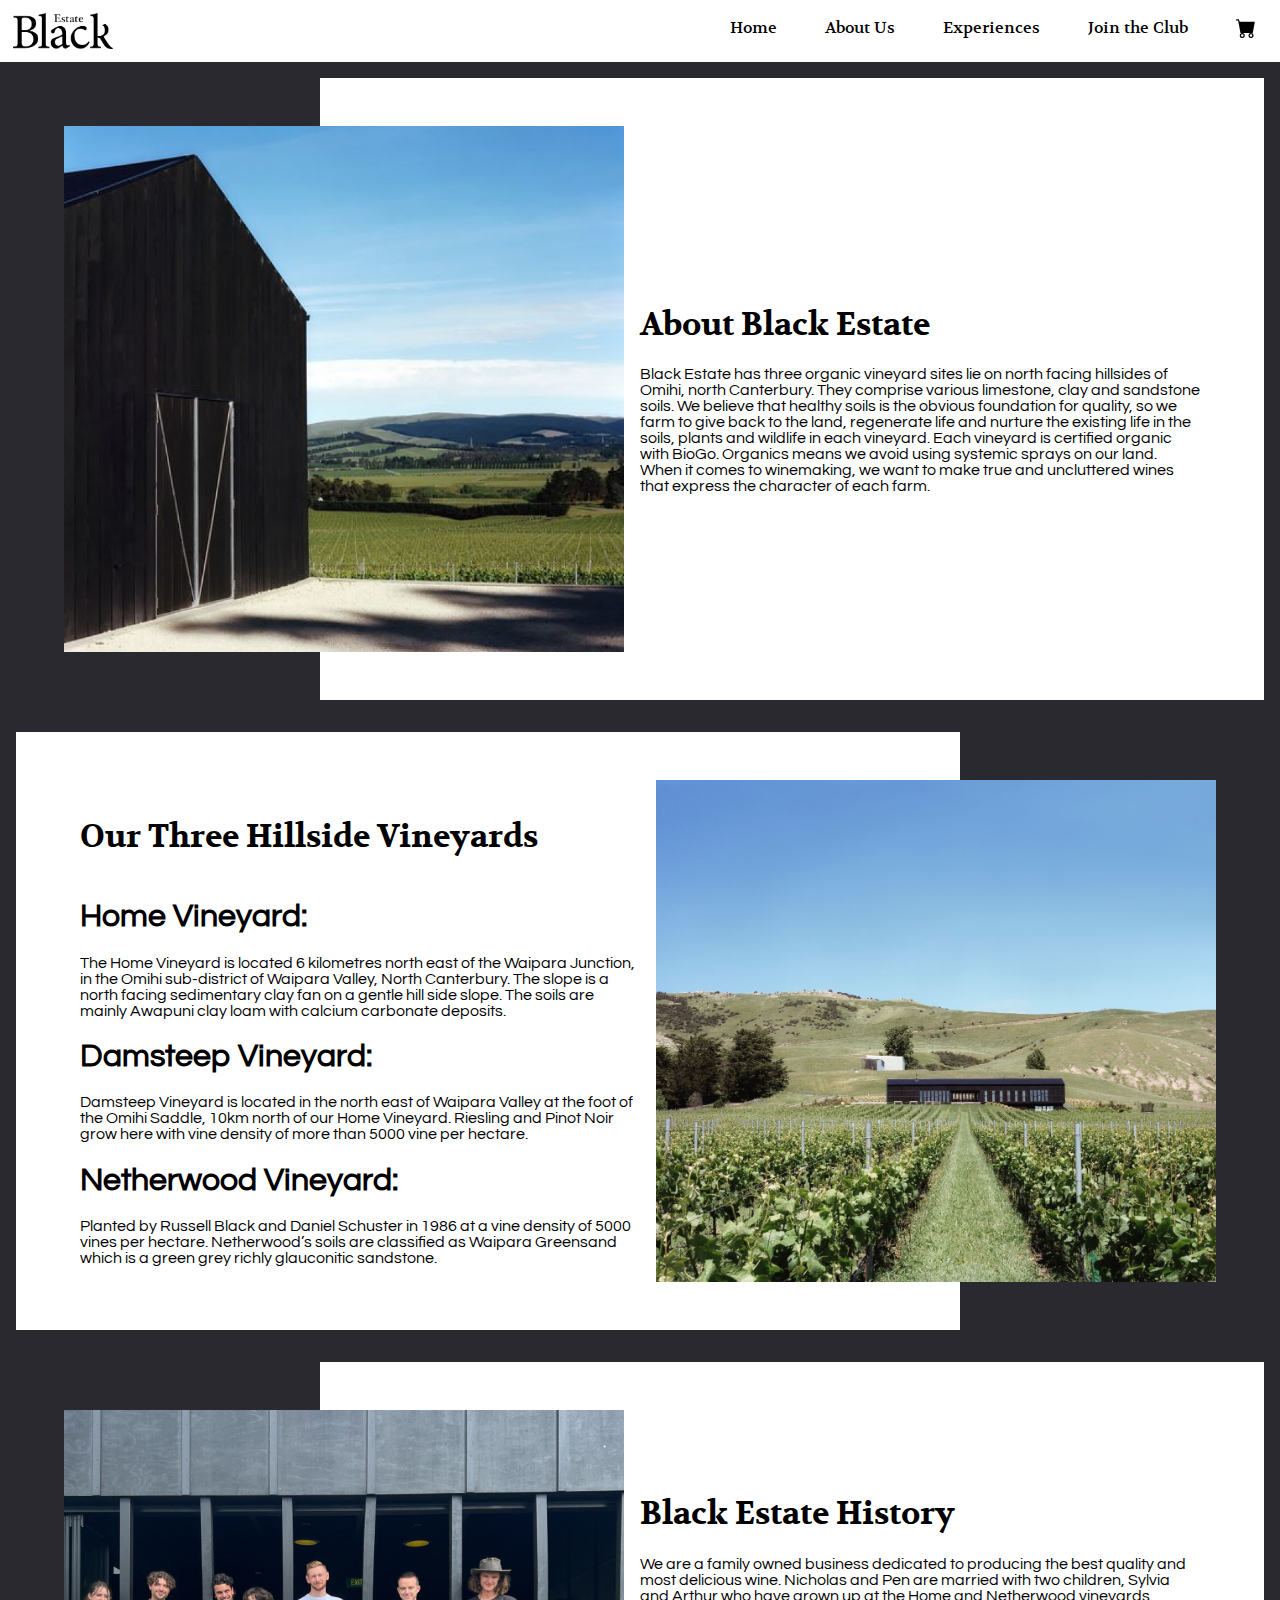
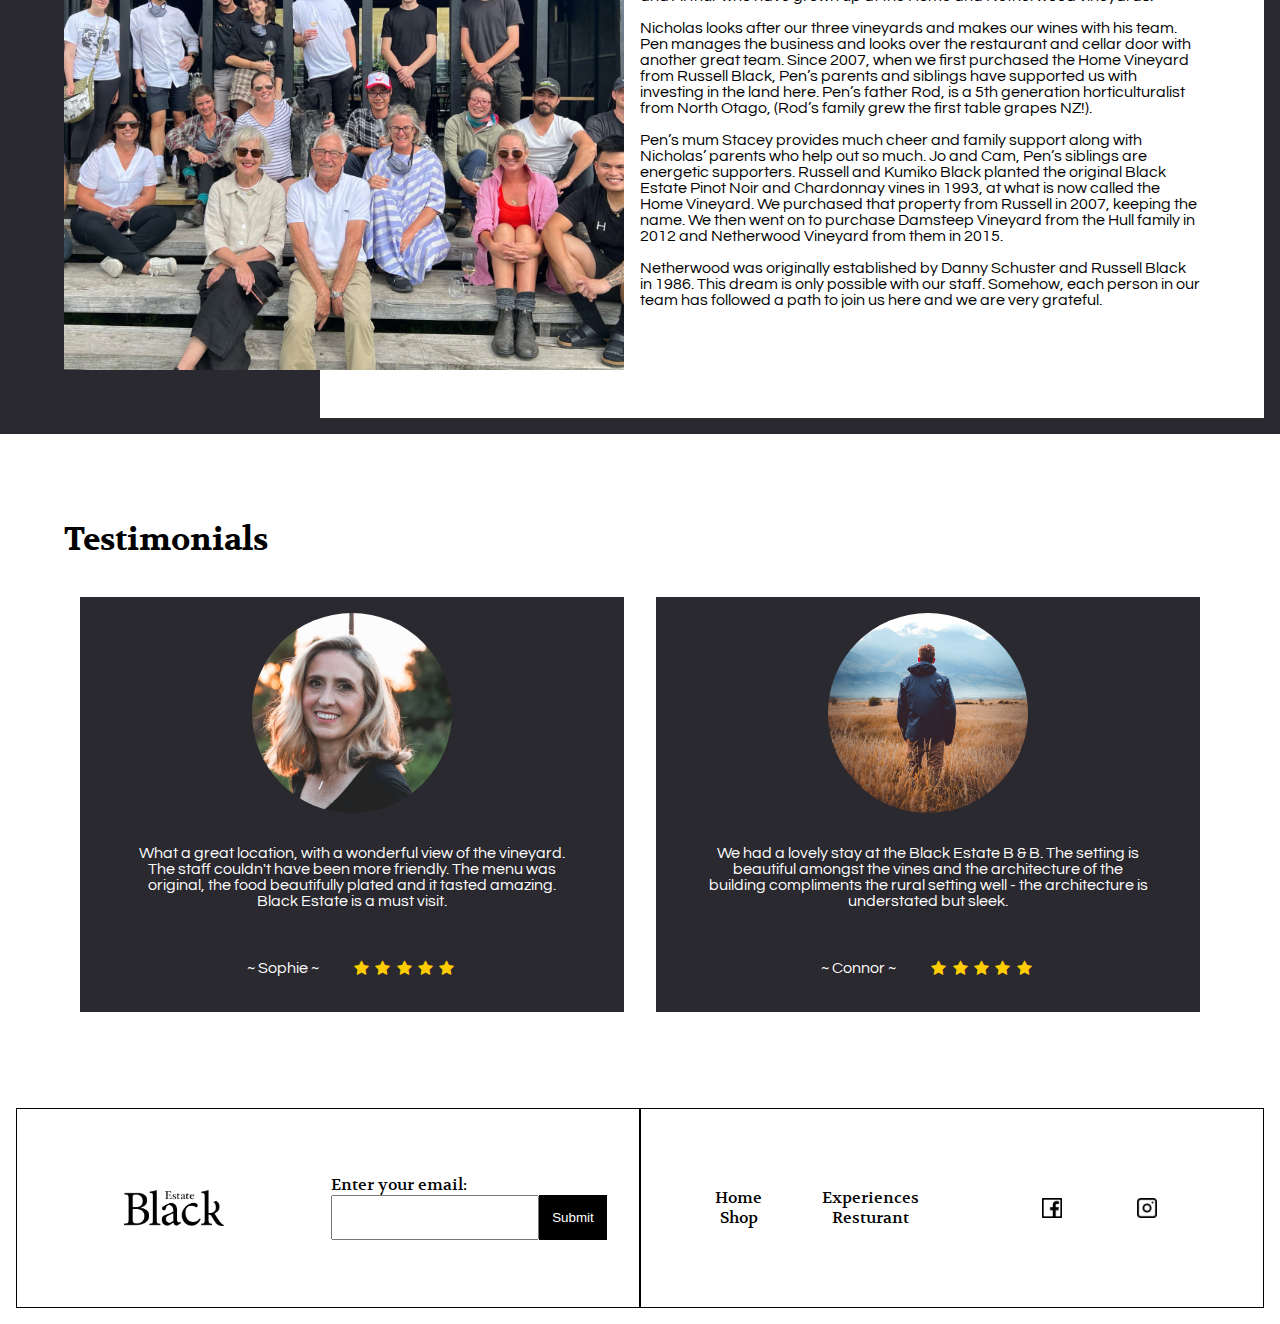
<file: about.html>
<html lang="en">
<head>
    <meta charset="UTF-8">
    <meta http-equiv="X-UA-Compatible" content="IE=edge">
    <meta name="viewport" content="width=device-width, initial-scale=1.0">
    <link rel="stylesheet" href="./about.css">
    <link rel="stylesheet" href="https://cdnjs.cloudflare.com/ajax/libs/font-awesome/4.7.0/css/font-awesome.min.css">

    <title>About Us</title>
</head>
<body>

    <section>
    <header>
        <ul>
            <div class="nav-bar">
            <div class="logo-wrapper">
                <img src="./images/blacklogo.png" alt="Black Estate Logo">
            </div>
            <div class="nav-items">
            <li><a href="index.html">Home</a></li>
            <li><a href="about.html">About Us</a></li>
            <li><a href="experience.html">Experiences</a></li>
            <li><a href="">Join the Club</a></li>
            <li><a href=""><img class="cart-img" src="./images/cart.svg" alt="Cart"></a></li>
        </div>
            <div id="hamburger">
                <li><img class="menu-icon" src="./icons/menu-icon.png" alt="Menu"></li>
            </div>
        
    </div>
        </ul>
    <div id="secondary_nav" class="menu_hidden">
            <ul>  
                <div class="nav-items-col">
                <li><a href="index.html">Home</a></li>
                <li><a href="about.html">About Us</a></li>
                <li><a href="experience.html">Experiences</a></li>
                <li><a href="">Join the Club</a></li>
                <li><a href="">Cart</a></li> 
            </ul>
    </div>
    </header>
</section>

<section class="about-section">
    <div class="white-absolute-container">
    </div>
        <div class="flex-items">
            <div class="img-container">
                <img src="./images/barn-img.png" alt="Black Estate Scenery">
            </div>
            <div class="txt-container">
                
                <h1>About Black Estate</h1>
                <div class="secondary-font">
                <p>Black Estate has three organic vineyard sites lie on north facing hillsides of Omihi, north Canterbury. They comprise various limestone, clay and sandstone soils.  

                    We believe that healthy soils is the obvious foundation for quality, so we farm to give back to the land, regenerate life and nurture the existing life in the soils, plants and wildlife in each vineyard.
                    
                    Each vineyard is certified organic with BioGo. Organics means we avoid using systemic sprays on our land.
                    
                    When it comes to winemaking, we want to make true and uncluttered wines that express the character of each farm. 
                    </p> 
                </div>                             
            </div>
        </div>  
</section> 

<section class="vineyard-section">
    <div class="reverse-absolute-container"></div>
        <div class="flex-items">
            <div class="reverse-txt-container">
                <h1>Our Three Hillside Vineyards</h1>
                <div class="secondary-font">
                    <h1>Home Vineyard:</h1>
                    <p>The Home Vineyard is located 6 kilometres north east of the Waipara Junction, in the Omihi sub-district of Waipara Valley, North Canterbury. The slope is a north facing sedimentary clay fan on a gentle hill side slope. The soils are mainly Awapuni clay loam with calcium carbonate deposits.</p> 
                </div>  
                <div class="secondary-font">
                    <h1>Damsteep Vineyard:</h1>
                    <p>Damsteep Vineyard is located in the north east of Waipara Valley at the foot of the Omihi Saddle, 10km north of our Home Vineyard. Riesling and Pinot Noir grow here with vine density of more than 5000 vine per hectare.</p> 
                </div> 
                <div class="secondary-font">
                    <h1>Netherwood Vineyard:</h1>
                    <p>Planted by Russell Black and Daniel Schuster in 1986 at a vine density of 5000 vines per hectare. Netherwood’s soils are classified as Waipara Greensand which is a green grey richly glauconitic sandstone.</p> 
                </div>                            
            </div>
            <div class="reverse-img-container">
                <img src="./images/vineyard-section-img.png" alt="Black Estate Scenery">
            </div>
        </div>  
</section> 

<section class="who-we-are-section">
    <div class="white-absolute-container"></div>
        <div class="flex-items">
            <div class="img-container">
                <img src="./images/who-we-are.png" alt="Staff Image">
            </div>
            <div class="txt-container">
                
                <h1>Black Estate History</h1>
                <div class="secondary-font">
                <p>We are a family owned business dedicated to producing the best quality and most delicious wine. 

                    Nicholas and Pen are married with two children, Sylvia and Arthur who have grown up at the Home and Netherwood vineyards.  
                    <br><br>Nicholas looks after our three vineyards and makes our wines with his team.  Pen manages the business and looks over the restaurant and cellar door with another great team.
                     Since 2007, when we first purchased the Home Vineyard from Russell Black, Pen’s parents and siblings have supported us with investing in the land here.  Pen’s father Rod, is a 5th generation horticulturalist from North Otago, (Rod’s family grew the first table grapes NZ!). <br><br>
                     Pen’s mum Stacey provides much cheer and family support along with Nicholas’ parents who help out so much.  Jo and Cam, Pen’s siblings are energetic supporters.
                    Russell and Kumiko Black planted the original Black Estate Pinot Noir and Chardonnay vines in 1993, at what is now called the Home Vineyard.  We purchased that property from Russell in 2007, keeping the name.  We then went on to purchase Damsteep Vineyard from the Hull family in 2012 and Netherwood Vineyard from them in 2015. <br><br>
                    Netherwood was originally established by Danny Schuster and Russell Black in 1986.
                    This dream is only possible with our staff.  Somehow, each person in our team has followed a path to join us here and we are very grateful.
                    </p> 
                </div>                             
            </div>
        </div>  
</section> 

<section class="testimonials-section">

    <div class="heading">
        <h1>Testimonials</h1>
    </div>

<div class="flex-container">
        <div class="flex-child-col">
            <div class="img-wrapper">
                <img src="./images/profile1.jpeg" alt="">
            </div>
            <div class="txt-content secondary-font">
               <p>What a great location, with a wonderful view of the vineyard. The staff couldn't have been more friendly. 
                The menu was original, the food beautifully plated and it tasted amazing. Black Estate is a must visit.</p>
            </div>
            <div class="rating-row">
            <div class="flex-row secondary-font">
                <p>~ Sophie ~</p>
            </div>
            <div class="flex-row">
                <span class="fa fa-star checked"></span>
                <span class="fa fa-star checked"></span>
                <span class="fa fa-star checked"></span>
                <span class="fa fa-star checked"></span>
                <span class="fa fa-star checked"></span>
            </div>
        </div>
    </div>

    <div class="flex-child-col">
        <div class="img-wrapper">
            <img src="./images/profile2.jpeg" alt="">
        </div>
        <div class="txt-content secondary-font">
            <p>We had a lovely stay at the Black Estate B & B. The setting is beautiful amongst the vines and the architecture of the building compliments the rural setting well - the architecture is understated but sleek.</p> 
        </div>
        <div class="rating-row">
        <div class="flex-row secondary-font">
            <p>~ Connor ~</p>
        </div>
        <div class="flex-row">
            <span class="fa fa-star checked"></span>
            <span class="fa fa-star checked"></span>
            <span class="fa fa-star checked"></span>
            <span class="fa fa-star checked"></span>
            <span class="fa fa-star checked"></span>
        </div>
    </div>
</div>
</div>
</section>


<!-- Footer section -->

<footer>
    <div class="flex-footer-row">
        <div class="flex-one">
            <div class="logo-wrapper">
                <img src="./images/blacklogo.png" alt="Black Estate Logo">
            </div> 
        </div>
        
        <div class="flex-one">
            <div class="input-container">
                <label class="enter-email" for="email">Enter your email:</label>
            </div>
            <div class="icon-flex-row">
                <input class="flex-one" type="email" id="email" name="email">
                <input type="submit" class="submit-button flex-one">
            </div>
        </div>
    </div> 


        <div class="flex-footer-row">
            <div class="flex-one">
                <div class="footer-links">
                    <ul class="flex-one">
                        <li><a href="">Home</a></li>
                        <li><a href="">Shop</a></li>
                    </ul>
                    <ul class="flex-one">
                        <li><a href="">Experiences</a></li>
                        <li><a href="">Resturant</a></li>
                    </ul>
                </div>
            </div>
              <div class="flex-one">
                <div class="icon-flex-row">
                   <div class="social-icon">
                    <a href="https://www.facebook.com/blackestatewines"><img src="./icons/facebook-icon.png" alt="Facebook"></a>
                   </div>
                   <div class="social-icon">
                    <a href="https://www.instagram.com/blackestate/?hl=en"><img src="./icons/instagram-icon.png" alt="Facebook"></a>
                   </div>
                   </div>
                </div>
            </div>
        </div>
               
</footer>


<script src="./script.js"></script>
</body>
</html>
</file>
<file: about.css>
@import url('https://fonts.googleapis.com/css2?family=Questrial&family=Volkhov&display=swap');


/* General Styling */
body{
    margin: 0;
    font-family: 'Volkhov', serif;
}

ul{
    padding: 0;
    margin: 0;
}

a{
    text-decoration: none;
    color: black;
}

li{
    list-style: none;
    color: black;
}

.secondary-font{
    font-family: 'Questrial', sans-serif;
}

.white-txt{
    color: white;
}

p{
    margin: 0;
}


/* navigation and landing */

.nav-bar{
    display: flex;
    flex-direction: row;
    justify-content: space-between;
    align-items: center;
}
.logo-wrapper{
    padding: .8em;
    display: flex;
    justify-content: center;
}

.logo-wrapper img{
    min-width: 90px;
    max-width: 100px;
    height: 100%;
    width: 100%;
    object-fit: cover;  
}

.nav-items{
    display: flex;
    flex-direction: row;  
}

.cart-img{
    height: 20px;
    width: 20px;
}

.nav-items a{
    margin: 1.5em;
    color: black;
}

.nav-items a:hover{
    text-decoration: underline;
}

#hamburger{
    margin: 1em;
    display: none;
}

.menu-icon{
    height: 20px;
    width: 20px;  
}

/* secondary nav */



#secondary_nav{ 
    display: flex;
    background-color: rgba(255, 255, 255, 0.876);
    justify-content: center;
}

.menu_hidden{
    display: none !important; 
}

.nav-items-col li{
    text-align: center;
    border-bottom: solid 1px rgb(118, 118, 118);
    padding: 1em;
}

.nav-items-col a:hover{
    text-decoration: underline;
}

/* about section */

.about-section{
    padding: 4em;
    position: relative;
    background-color: #2A292F;
    z-index: -2;
}
.img-container{
    flex: 1;
    max-width: 700px; 
}

img{
    height: 100%;
    width: 100%;
    object-fit: cover;
}

.flex-items{
    display: flex;
    flex-direction: row;
    justify-content: space-evenly;
}

.txt-container{
    padding: 1em;
    display: flex;
    flex: 1;
    flex-direction: column;
    justify-content: center;
    align-items: flex-start;  
}

/* vineyard section */

.vineyard-section{
    padding: 4em;
    position: relative;
    background-color: #2A292F;
    z-index: -2;
}

.reverse-absolute-container{
    position: absolute;
    background-color: white;
    right: 25%;
    left: 1em;
    bottom: 1em;
    top: 1em;
    z-index: -1;
}
.white-absolute-container{
    position: absolute;
    background-color: white;
    left: 25%;
    right: 1em;
    bottom: 1em;
    top: 1em;
    z-index: -1;
}

.reverse-img-container{
    flex: 1;
    max-width: 700px; 
      
}

.reverse-txt-container{
    padding: 1em;
    display: flex;
    flex: 1;
    flex-direction: column;
    max-width: 700px;
    justify-content: center;
    align-items: flex-start;  
}

/* who we are section */

.who-we-are-section{
    padding: 4em;
    position: relative;
    background-color: #2A292F;
    z-index: -2;
}

/* testimonials section */

.testimonials-section{
    padding: 4em;
}

.flex-container{
    display: flex;
    flex-direction: row;
    justify-content: space-evenly;
}

.flex-child-col{
    flex: 1;
    display: flex;
    flex-direction: column;
    background-color: #2A292F;
    align-items: center;
    justify-content: center;
    color: white;
    padding: 1em;
    margin: 1em;
}

.img-wrapper{
height: 200px;
width: 200px;
}

.img-wrapper img{
    border-radius: 100%;
}

.txt-content{
    padding: 2em;
    text-align: center;
}

.rating-row{
    display: flex;

}

.fa{
    color: rgb(255, 204, 0);
    margin: .2em;
}

.flex-row{
    flex: 1;
    margin: 1em;
    display: flex;
    justify-content: center;
    align-items: center;
}

/* footer section */

footer{
    min-height: 200px;
    padding: 1em;
    display: flex;
    flex-direction: row;
}

.flex-footer-row{
    padding: 1em;
    display: flex;
    flex: 1;
    border: solid 1px black;
    align-items: center;
}

.flex-one{
    padding: 1em;
    display: flex;
    flex: 1;
    flex-direction: column;
    justify-content: space-evenly;
    text-align: center;
}

.flex-one li a:hover{
    text-decoration: underline;
}

.input-container{
    display: flex;
    color: black;
}

.email-input{
   flex: 1;
}

.submit-button{
    flex: 1;
    background-color: black;
    color: white;
    border: none;
    align-items: center;
}

.footer-links{
    display: flex;
}

.social-icon{
    max-width: 20px;
    max-height: 20px;
    min-width: 20px;
    min-height: 20px;  
}

.social-icon img{
    height: 100%;
    width: 100%;
    object-fit: cover;
}

.icon-flex-row{
    display: flex;
    flex: 1;
    flex-direction: row;
    justify-content: space-evenly;
} 


/* media query 830px Tablet */

@media(max-width: 830px) {

    .flex-items{
        flex-direction: column;
    }
    
    .absolute-container{
        display: none;
    }
    
    .white-absolute-container{
        display: none;
    }
    
    .reverse-absolute-container{
        display: none;
    }
    
    .txt-container , .reverse-txt-container{
        background-color: white;
        }

    .social-icon{
    margin: 5px;
  }

    footer{
    flex-direction: column;
}

    .flex-footer-row{
    flex-direction: column;
}



}

/* media query Small tablet 765px */

@media(max-width: 768px){

    .about-section , .vineyard-section , .who-we-are-section , .testimonials-section , footer{
        padding: 2em;
    }

    .nav-items{
        display: none;
    }

    #hamburger{
        display: block;
    }


    .absolute-container{
        display: none;
    }

    .white-absolute-container{
        display: none;
    }

    .reverse-absolute-container{
        display: none;
    }

    .txt-container , .reverse-txt-container{
        background-color: white;
        }

.flex-container{
    flex-direction: column;
}


footer{
    flex-direction: column;
}

.flex-footer-row{
    flex-direction: column;
}
}

@media(max-width: 668px){

.flex-items{
    flex-direction: column;
}

}
</file>
